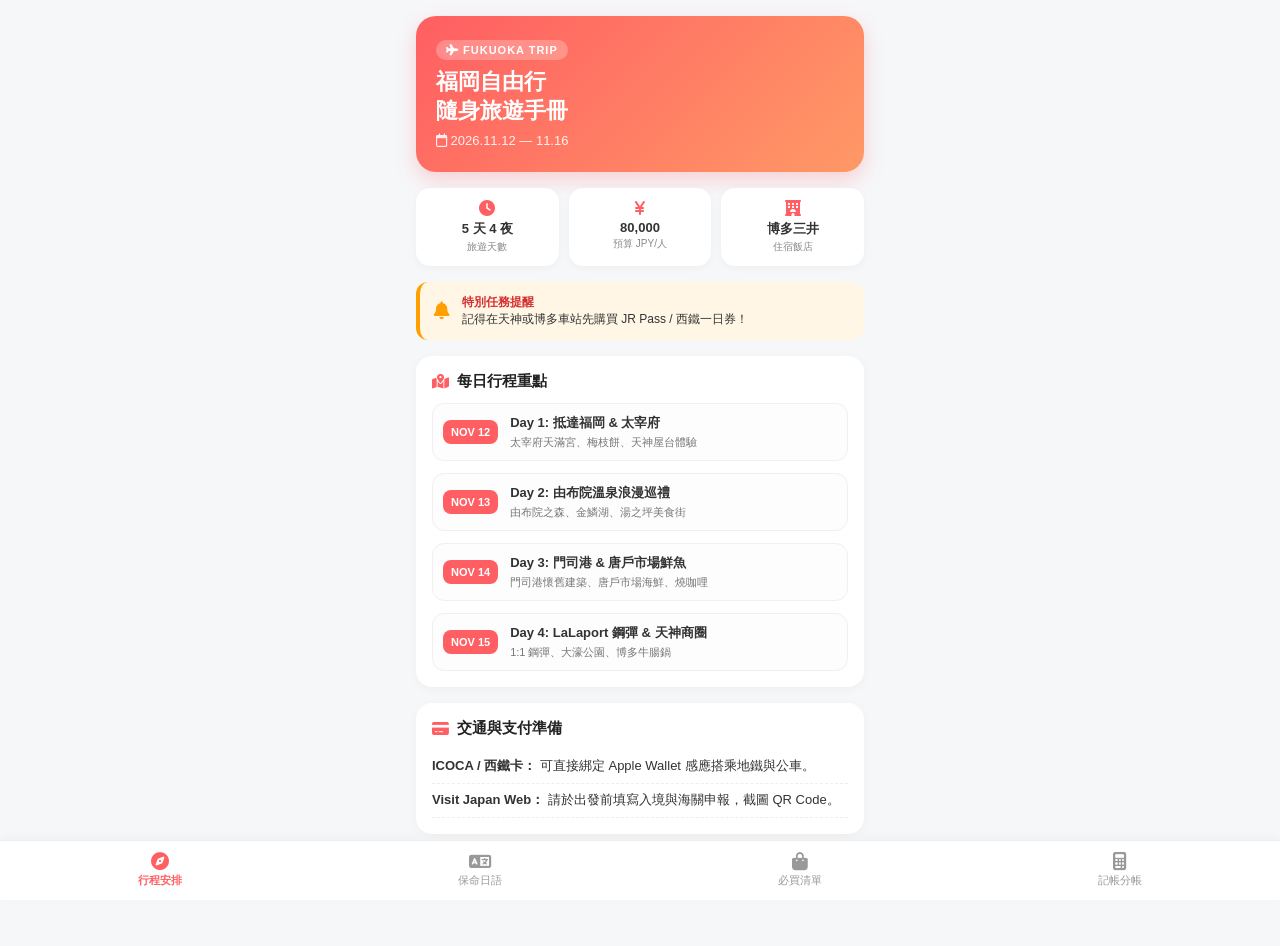
<file: index.html>
<!DOCTYPE html>
<html lang="zh-TW">
<head>
  <meta charset="UTF-8">
  <meta name="viewport" content="width=device-width, initial-scale=1.0">
  <title>福岡隨身旅遊手冊</title>
  <link rel="stylesheet" href="style.css">
  <link rel="stylesheet" href="https://cdnjs.cloudflare.com/ajax/libs/font-awesome/6.4.0/css/all.min.css">
</head>
<body>

  <!-- 主內容容器 -->
  <main class="app-container">

    <!-- 頁面 1: 行程概覽 -->
    <section id="tab-home" class="tab-content active">
      <div class="hero-banner">
        <div class="hero-tag"><i class="fa-solid fa-plane"></i> FUKUOKA TRIP</div>
        <h1>福岡自由行<br>隨身旅遊手冊</h1>
        <div class="hero-date"><i class="fa-regular fa-calendar"></i> 2026.11.12 — 11.16</div>
      </div>

      <!-- 概覽數據卡片 -->
      <div class="stats-grid">
        <div class="stat-card">
          <i class="fa-solid fa-clock"></i>
          <div class="stat-val">5 天 4 夜</div>
          <div class="stat-lbl">旅遊天數</div>
        </div>
        <div class="stat-card">
          <i class="fa-solid fa-yen-sign"></i>
          <div class="stat-val">80,000</div>
          <div class="stat-lbl">預算 JPY/人</div>
        </div>
        <div class="stat-card">
          <i class="fa-solid fa-hotel"></i>
          <div class="stat-val">博多三井</div>
          <div class="stat-lbl">住宿飯店</div>
        </div>
      </div>

      <!-- 提醒卡片 -->
      <div class="alert-box">
        <i class="fa-solid fa-bell"></i>
        <div>
          <strong>特別任務提醒</strong>
          <span>記得在天神或博多車站先購買 JR Pass / 西鐵一日券！</span>
        </div>
      </div>

      <!-- 行程概覽列表 -->
      <div class="section-card">
        <div class="card-title"><i class="fa-solid fa-map-location-dot"></i> 每日行程重點</div>
        <div class="timeline">
          <div class="timeline-item" onclick="openModal('Day 1：抵達福岡 ➔ 太宰府天滿宮', '搭乘班機抵達福岡機場，搭乘地鐵至博多站 Check-in。下午前往太宰府吃梅枝餅，晚上逛天神屋台體驗在地夜生活。', '博多車站 / 天神屋台')">
            <div class="day-badge">NOV 12</div>
            <div class="day-desc">
              <strong>Day 1: 抵達福岡 & 太宰府</strong>
              <span>太宰府天滿宮、梅枝餅、天神屋台體驗</span>
            </div>
          </div>
          <div class="timeline-item" onclick="openModal('Day 2：由布院溫泉一日遊', '搭乘由布院之森列車前往由布院，漫步湯之坪街道、金鱗湖，享用地雞料理與泡湯。', '由布院 / 金鱗湖')">
            <div class="day-badge">NOV 13</div>
            <div class="day-desc">
              <strong>Day 2: 由布院溫泉浪漫巡禮</strong>
              <span>由布院之森、金鱗湖、湯之坪美食街</span>
            </div>
          </div>
          <div class="timeline-item" onclick="openModal('Day 3：門司港懷舊 & 唐戶市場', '前往門司港欣賞懷舊洋樓，搭船至對岸唐戶市場品嚐新鮮握壽司與生魚片。', '門司港 / 唐戶市場')">
            <div class="day-badge">NOV 14</div>
            <div class="day-desc">
              <strong>Day 3: 門司港 & 唐戶市場鮮魚</strong>
              <span>門司港懷舊建築、唐戶市場海鮮、燒咖哩</span>
            </div>
          </div>
          <div class="timeline-item" onclick="openModal('Day 4：購物 & 鋼彈 Park', '參觀 LaLaport 比例 1:1 實體鋼彈，下午至大濠公園散步，晚上享用博多牛腸鍋。', 'LaLaport / 大濠公園')">
            <div class="day-badge">NOV 15</div>
            <div class="day-desc">
              <strong>Day 4: LaLaport 鋼彈 & 天神商圈</strong>
              <span>1:1 鋼彈、大濠公園、博多牛腸鍋</span>
            </div>
          </div>
        </div>
      </div>

      <!-- 交通與卡片備忘 -->
      <div class="section-card">
        <div class="card-title"><i class="fa-solid fa-credit-card"></i> 交通與支付準備</div>
        <ul class="info-list">
          <li><strong>ICOCA / 西鐵卡：</strong> 可直接綁定 Apple Wallet 感應搭乘地鐵與公車。</li>
          <li><strong>Visit Japan Web：</strong> 請於出發前填寫入境與海關申報，截圖 QR Code。</li>
        </ul>
      </div>
    </section>

    <!-- 頁面 2: 保命日語卡片 -->
    <section id="tab-japanese" class="tab-content">
      <div class="section-header">
        <h2>保命日語字卡</h2>
        <p>點擊即可一鍵複製，直接出示給司機或店員觀看！</p>
      </div>

      <div class="thai-card" onclick="copyText('すみません')">
        <div class="thai-info">
          <div class="cn">不好意思 / 請問... (萬用開頭)</div>
          <div class="jp">すみません</div>
          <div class="pinyin">Su-mi-ma-sen</div>
        </div>
        <button class="copy-btn"><i class="fa-regular fa-copy"></i> 複製</button>
      </div>

      <div class="thai-card" onclick="copyText('これをください')">
        <div class="thai-info">
          <div class="cn">請給我這個 (點餐/購物)</div>
          <div class="jp">これをください</div>
          <div class="pinyin">Ko-re o ku-da-sa-i</div>
        </div>
        <button class="copy-btn"><i class="fa-regular fa-copy"></i> 複製</button>
      </div>

      <div class="thai-card" onclick="copyText('会計をお願いします')">
        <div class="thai-info">
          <div class="cn">買單結帳</div>
          <div class="jp">会計をお願いします</div>
          <div class="pinyin">Ka-i-ke-i o o-ne-ga-i-shi-ma-su</div>
        </div>
        <button class="copy-btn"><i class="fa-regular fa-copy"></i> 複製</button>
      </div>

      <div class="thai-card" onclick="copyText('免税できますか？')">
        <div class="thai-info">
          <div class="cn">請問可以辦理退稅嗎？</div>
          <div class="jp">免税できますか？</div>
          <div class="pinyin">Men-zei de-ki-ma-su-ka?</div>
        </div>
        <button class="copy-btn"><i class="fa-regular fa-copy"></i> 複製</button>
      </div>
    </section>

    <!-- 頁面 3: 必買與美食 -->
    <section id="tab-shopping" class="tab-content">
      <div class="section-header">
        <h2>福岡必買與美食推薦！</h2>
        <p>跟著行程走，走到哪買到哪～</p>
      </div>

      <div class="section-card">
        <div class="card-title"><i class="fa-solid fa-utensils"></i> 福岡在地必吃代表</div>
        <ul class="info-list">
          <li><strong>博多豚骨拉麵：</strong> 一双拉麵、Shin-Shin 拉麵、一蘭總店</li>
          <li><strong>博多牛腸鍋 (Motsunabe)：</strong> 前田屋、やま中 (Yamanaka)</li>
          <li><strong>水炊鍋 (水炊き)：</strong> 華味鳥博多本店</li>
        </ul>
      </div>

      <div class="section-card">
        <div class="card-title"><i class="fa-solid fa-gift"></i> 人氣伴手禮清單</div>
        <ul class="info-list">
          <li><strong>明月堂 博多通りもん：</strong> 必買第一名西洋饅頭</li>
          <li><strong>福太郎 明太子仙貝 (MENBEI)：</strong> 鹹香涮嘴配酒神物</li>
          <li><strong>茅乃舍高湯包：</strong> 博多限定飛魚高湯包</li>
        </ul>
      </div>
    </section>

    <!-- 頁面 4: 記帳與分帳系統 -->
    <section id="tab-split" class="tab-content">
      <div class="section-header">
        <h2>記帳與分帳系統</h2>
        <p>即時記錄消費，自動計算最少轉帳次數！</p>
      </div>

      <!-- 新增消費表單 -->
      <div class="section-card">
        <div class="card-title"><i class="fa-solid fa-plus-circle"></i> 新增消費款項</div>
        <div class="form-group">
          <input type="text" id="expense-title" placeholder="消費項目 (例如: 晚餐拉麵)">
          <input type="number" id="expense-amount" placeholder="金額 (日幣 JPY)">
          <input type="text" id="expense-payer" placeholder="先付錢的人 (例如: 小明)">
          <button class="btn-primary" onclick="addExpense()">新增消費記錄</button>
        </div>
      </div>

      <!-- 分帳結算結果 -->
      <div class="section-card">
        <div class="card-title"><i class="fa-solid fa-calculator"></i> 最佳結算方案</div>
        <div id="settlement-result" class="settlement-box">目前無須轉帳結算</div>
      </div>

      <!-- 消費明細列表 -->
      <div class="section-card">
        <div class="card-title"><i class="fa-solid fa-receipt"></i> 每筆消費明細記錄</div>
        <div id="expense-list" class="expense-list">
          <div class="empty-text">尚無任何消費記錄</div>
        </div>
      </div>
    </section>

  </main>

  <!-- 行程詳細彈窗 (Modal) -->
  <div id="modal" class="modal">
    <div class="modal-content">
      <span class="close-btn" onclick="closeModal()">&times;</span>
      <h3 id="modal-title">行程標題</h3>
      <p id="modal-desc">行程詳細內容描述...</p>
      <div class="modal-location"><i class="fa-solid fa-location-dot"></i> <span id="modal-loc">地點</span></div>
    </div>
  </div>

  <!-- 底部選單 -->
  <nav class="bottom-nav">
    <button class="nav-item active" onclick="switchTab('tab-home', this)">
      <i class="fa-solid fa-compass"></i>
      <span>行程安排</span>
    </button>
    <button class="nav-item" onclick="switchTab('tab-japanese', this)">
      <i class="fa-solid fa-language"></i>
      <span>保命日語</span>
    </button>
    <button class="nav-item" onclick="switchTab('tab-shopping', this)">
      <i class="fa-solid fa-bag-shopping"></i>
      <span>必買清單</span>
    </button>
    <button class="nav-item" onclick="switchTab('tab-split', this)">
      <i class="fa-solid fa-calculator"></i>
      <span>記帳分帳</span>
    </button>
  </nav>

  <!-- 提示彈窗 (Toast) -->
  <div id="toast" class="toast">已複製！</div>

  <script src="script.js"></script>
</body>
</html>
</file>
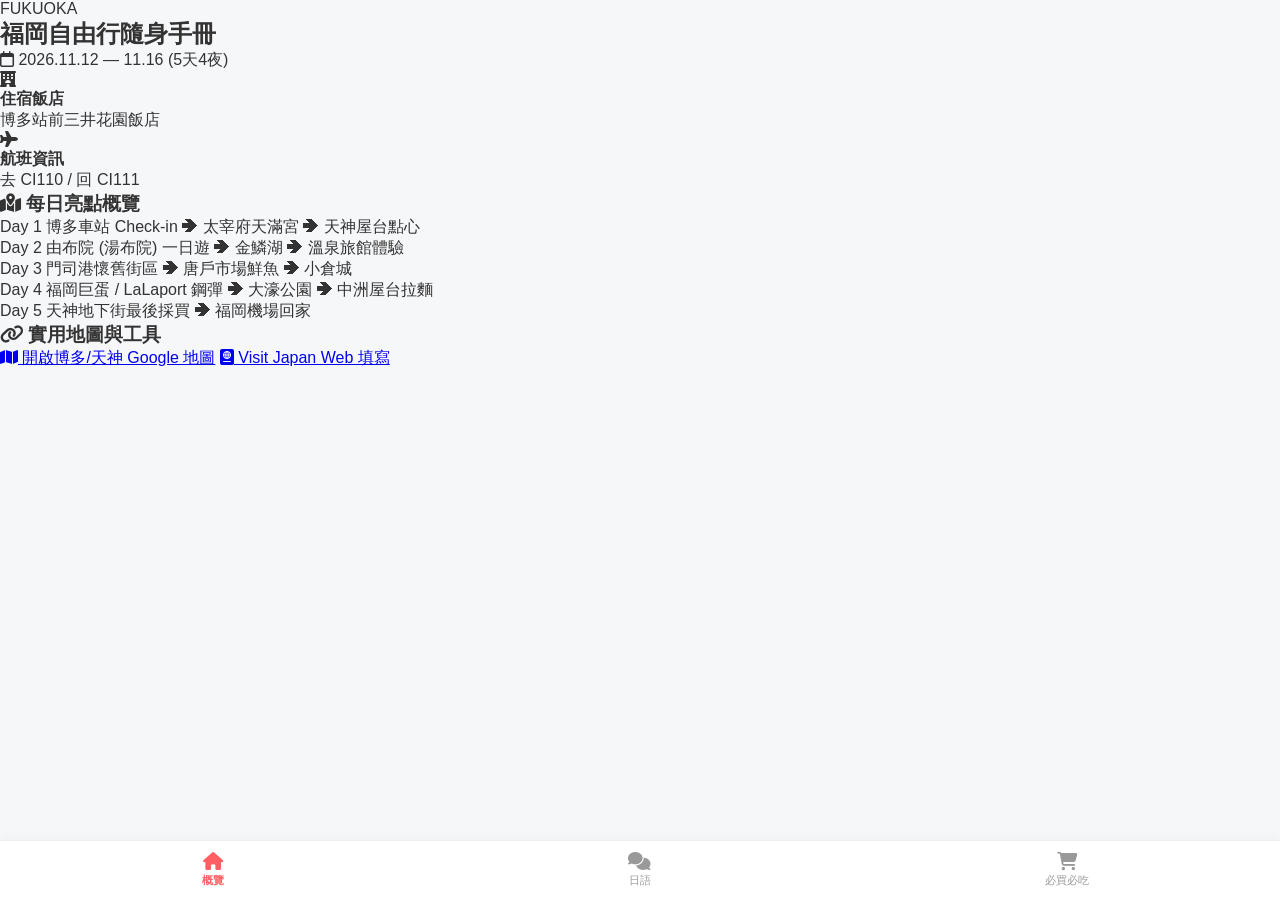
<file: gemini-code-1788839384119.html>
<!DOCTYPE html>
<html lang="zh-TW">
<head>
  <meta charset="UTF-8">
  <meta name="viewport" content="width=device-width, initial-scale=1.0">
  <title>福岡隨身旅遊手冊</title>
  <link rel="stylesheet" href="style.css">
  <!-- 引入 FontAwesome 圖示庫 -->
  <link rel="stylesheet" href="https://cdnjs.cloudflare.com/ajax/libs/font-awesome/6.4.0/css/all.min.css">
</head>
<body>

  <!-- 主內容區域 -->
  <main class="content">

    <!-- 頁面 1: 行程概覽 -->
    <section id="tab-home" class="tab-content active">
      <div class="hero-card">
        <div class="badge">FUKUOKA</div>
        <h1>福岡自由行隨身手冊</h1>
        <p class="date"><i class="fa-regular fa-calendar"></i> 2026.11.12 — 11.16 (5天4夜)</p>
      </div>

      <!-- 快速卡片 -->
      <div class="card-grid">
        <div class="info-card">
          <i class="fa-solid fa-hotel icon"></i>
          <div>
            <strong>住宿飯店</strong>
            <p>博多站前三井花園飯店</p>
          </div>
        </div>
        <div class="info-card">
          <i class="fa-solid fa-plane icon"></i>
          <div>
            <strong>航班資訊</strong>
            <p>去 CI110 / 回 CI111</p>
          </div>
        </div>
      </div>

      <!-- 每日重點行程列表 -->
      <div class="card">
        <h3><i class="fa-solid fa-map-location-dot"></i> 每日亮點概覽</h3>
        <ul class="schedule-list">
          <li><span>Day 1</span> 博多車站 Check-in ➔ 太宰府天滿宮 ➔ 天神屋台點心</li>
          <li><span>Day 2</span> 由布院 (湯布院) 一日遊 ➔ 金鱗湖 ➔ 溫泉旅館體驗</li>
          <li><span>Day 3</span> 門司港懷舊街區 ➔ 唐戶市場鮮魚 ➔ 小倉城</li>
          <li><span>Day 4</span> 福岡巨蛋 / LaLaport 鋼彈 ➔ 大濠公園 ➔ 中洲屋台拉麵</li>
          <li><span>Day 5</span> 天神地下街最後採買 ➔ 福岡機場回家</li>
        </ul>
      </div>

      <!-- 實用連結按鈕 -->
      <div class="card">
        <h3><i class="fa-solid fa-link"></i> 實用地圖與工具</h3>
        <a href="https://maps.app.goo.gl" target="_blank" class="btn"><i class="fa-solid fa-map"></i> 開啟博多/天神 Google 地圖</a>
        <a href="https://vvisit-japan-web.digital.go.jp/" target="_blank" class="btn btn-outline"><i class="fa-solid fa-passport"></i> Visit Japan Web 填寫</a>
      </div>
    </section>

    <!-- 頁面 2: 保命日語卡片 -->
    <section id="tab-japanese" class="tab-content">
      <h2><i class="fa-solid fa-language"></i> 保命日語字卡</h2>
      <p class="subtitle">點擊下方卡片即可複製日文，直接出示給店員觀看！</p>

      <div class="card lang-card" onclick="copyText('すみません')">
        <div>
          <strong>不好意思 / 請問... (萬用開頭)</strong>
          <p class="jp-text">すみません</p>
          <p class="romaji">Su-mi-ma-sen</p>
        </div>
        <i class="fa-regular fa-copy copy-icon"></i>
      </div>

      <div class="card lang-card" onclick="copyText('これをください')">
        <div>
          <strong>請給我這個 (點餐/購物)</strong>
          <p class="jp-text">これをください</p>
          <p class="romaji">Ko-re o ku-da-sa-i</p>
        </div>
        <i class="fa-regular fa-copy copy-icon"></i>
      </div>

      <div class="card lang-card" onclick="copyText('会計をお願いします')">
        <div>
          <strong>請幫我結帳</strong>
          <p class="jp-text">会計をお願いします</p>
          <p class="romaji">Ka-i-ke-i o o-ne-ga-i-shi-ma-su</p>
        </div>
        <i class="fa-regular fa-copy copy-icon"></i>
      </div>

      <div class="card lang-card" onclick="copyText('免税できますか？')">
        <div>
          <strong>請問可以辦理退稅嗎？</strong>
          <p class="jp-text">免税できますか？</p>
          <p class="romaji">Men-zei de-ki-ma-su-ka?</p>
        </div>
        <i class="fa-regular fa-copy copy-icon"></i>
      </div>
    </section>

    <!-- 頁面 3: 福岡必買必吃 -->
    <section id="tab-shopping" class="tab-content">
      <h2><i class="fa-solid fa-bag-shopping"></i> 福岡美食與必買清單</h2>

      <div class="card">
        <h3><i class="fa-solid fa-utensils"></i> 福岡在地必吃美食</h3>
        <ul class="check-list">
          <li><strong>博多豚骨拉麵：</strong> 一蘭本社總店、一双拉麵、Shin-Shin</li>
          <li><strong>博多牛腸鍋 (Motsunabe)：</strong> 前田屋、やま中 (Yamanaka)</li>
          <li><strong>水瀧鍋 (水炊き)：</strong> 華味鳥 (Hanamidori)</li>
          <li><strong>屋台小吃 (Yatai)：</strong> 中洲屋台街、天神屋台體驗炒拉麵與串燒</li>
        </ul>
      </div>

      <div class="card">
        <h3><i class="fa-solid fa-gift"></i> 人氣伴手禮推薦</h3>
        <ul class="check-list">
          <li><strong>明月堂 博多通りもん：</strong> 福岡連續多年銷量冠軍西洋饅頭</li>
          <li><strong>福太郎 明太子仙貝 (MENBEI)：</strong> 鹹香微辣超涮嘴</li>
          <li><strong>築紫もち (筑紫餅)：</strong> 黃豆粉黑糖麻糬</li>
          <li><strong>茅乃舍高湯包：</strong> 博多限定飛魚高湯包</li>
        </ul>
      </div>
    </section>

  </main>

  <!-- 底部固定導覽列 -->
  <nav class="bottom-nav">
    <button class="nav-item active" onclick="switchTab('tab-home', this)">
      <i class="fa-solid fa-house"></i>
      <span>概覽</span>
    </button>
    <button class="nav-item" onclick="switchTab('tab-japanese', this)">
      <i class="fa-solid fa-comments"></i>
      <span>日語</span>
    </button>
    <button class="nav-item" onclick="switchTab('tab-shopping', this)">
      <i class="fa-solid fa-cart-shopping"></i>
      <span>必買必吃</span>
    </button>
  </nav>

  <!-- 提示彈窗 (Toast) -->
  <div id="toast" class="toast">已複製文字！</div>

  <script src="script.js"></script>
</body>
</html>
</file>
<file: style.css>
* {
  box-sizing: border-box;
  margin: 0;
  padding: 0;
  font-family: -apple-system, BlinkMacSystemFont, "Segoe UI", Roboto, sans-serif;
}

body {
  background-color: #f6f7f9;
  color: #333;
  padding-bottom: 80px;
}

.app-container {
  max-width: 480px;
  margin: 0 auto;
  padding: 16px;
}

/* 分頁切換 */
.tab-content {
  display: none;
}
.tab-content.active {
  display: block;
}

/* 頂部 Hero Banner */
.hero-banner {
  background: linear-gradient(135deg, #ff5e62, #ff9966);
  color: white;
  border-radius: 20px;
  padding: 24px 20px;
  box-shadow: 0 8px 20px rgba(255, 94, 98, 0.25);
  margin-bottom: 16px;
}

.hero-tag {
  font-size: 11px;
  font-weight: bold;
  letter-spacing: 1px;
  background: rgba(255, 255, 255, 0.25);
  display: inline-block;
  padding: 4px 10px;
  border-radius: 12px;
  margin-bottom: 8px;
}

.hero-banner h1 {
  font-size: 22px;
  line-height: 1.3;
  margin-bottom: 8px;
}

.hero-date {
  font-size: 13px;
  opacity: 0.9;
}

/* 數據概覽 */
.stats-grid {
  display: grid;
  grid-template-columns: repeat(3, 1fr);
  gap: 10px;
  margin-bottom: 16px;
}

.stat-card {
  background: white;
  border-radius: 14px;
  padding: 12px 8px;
  text-align: center;
  box-shadow: 0 2px 8px rgba(0,0,0,0.04);
}

.stat-card i {
  color: #ff5e62;
  font-size: 16px;
  margin-bottom: 4px;
}

.stat-val {
  font-size: 13px;
  font-weight: bold;
}

.stat-lbl {
  font-size: 10px;
  color: #888;
  margin-top: 2px;
}

/* 提醒 Box */
.alert-box {
  background: #fff6e6;
  border-left: 4px solid #ffa000;
  border-radius: 12px;
  padding: 12px 14px;
  display: flex;
  gap: 12px;
  align-items: center;
  margin-bottom: 16px;
  font-size: 12px;
}

.alert-box i {
  color: #ffa000;
  font-size: 18px;
}

.alert-box strong {
  display: block;
  color: #d32f2f;
}

/* 通用區塊卡片 */
.section-card {
  background: white;
  border-radius: 16px;
  padding: 16px;
  margin-bottom: 16px;
  box-shadow: 0 2px 10px rgba(0,0,0,0.04);
}

.card-title {
  font-weight: bold;
  font-size: 15px;
  margin-bottom: 12px;
  color: #222;
  display: flex;
  align-items: center;
  gap: 8px;
}

.card-title i {
  color: #ff5e62;
}

/* 時間軸列表 */
.timeline {
  display: flex;
  flex-direction: column;
  gap: 12px;
}

.timeline-item {
  display: flex;
  gap: 12px;
  align-items: center;
  padding: 10px;
  background: #fdfdfd;
  border: 1px solid #f0f0f0;
  border-radius: 12px;
  cursor: pointer;
  transition: transform 0.1s;
}

.timeline-item:active {
  transform: scale(0.98);
}

.day-badge {
  background: #ff5e62;
  color: white;
  font-size: 11px;
  font-weight: bold;
  padding: 6px 8px;
  border-radius: 8px;
  text-align: center;
  min-width: 55px;
}

.day-desc strong {
  display: block;
  font-size: 13px;
}

.day-desc span {
  font-size: 11px;
  color: #777;
}

/* 列表樣式 */
.info-list {
  list-style: none;
  font-size: 13px;
  line-height: 1.6;
}

.info-list li {
  padding: 6px 0;
  border-bottom: 1px dashed #eee;
}

/* 標頭 */
.section-header {
  margin-bottom: 16px;
}

.section-header h2 {
  font-size: 20px;
  margin-bottom: 4px;
}

.section-header p {
  font-size: 12px;
  color: #777;
}

/* 語言字卡 */
.thai-card {
  background: white;
  border-radius: 14px;
  padding: 14px;
  margin-bottom: 12px;
  display: flex;
  justify-content: space-between;
  align-items: center;
  box-shadow: 0 2px 8px rgba(0,0,0,0.04);
  cursor: pointer;
}

.cn { font-size: 12px; color: #888; }
.jp { font-size: 18px; font-weight: bold; color: #ff5e62; margin: 2px 0; }
.pinyin { font-size: 11px; color: #aaa; }

.copy-btn {
  background: #fff0f0;
  color: #ff5e62;
  border: none;
  padding: 8px 12px;
  border-radius: 8px;
  font-size: 12px;
  font-weight: bold;
}

/* 記帳分帳樣式 */
.form-group {
  display: flex;
  flex-direction: column;
  gap: 8px;
}

.form-group input {
  padding: 10px;
  border: 1px solid #ddd;
  border-radius: 8px;
  font-size: 13px;
}

.btn-primary {
  background: #ff5e62;
  color: white;
  border: none;
  padding: 12px;
  border-radius: 8px;
  font-weight: bold;
  cursor: pointer;
  margin-top: 4px;
}

.settlement-box {
  background: #f8f9fa;
  padding: 12px;
  border-radius: 8px;
  font-size: 13px;
  color: #444;
}

.expense-item {
  display: flex;
  justify-content: space-between;
  padding: 8px 0;
  border-bottom: 1px solid #eee;
  font-size: 13px;
}

.empty-text {
  font-size: 12px;
  color: #aaa;
  text-align: center;
  padding: 10px;
}

/* 底部導覽列 */
.bottom-nav {
  position: fixed;
  bottom: 0;
  left: 0;
  right: 0;
  height: 60px;
  background: white;
  display: flex;
  justify-content: space-around;
  align-items: center;
  border-top: 1px solid #eee;
  box-shadow: 0 -2px 10px rgba(0,0,0,0.03);
  z-index: 1000;
}

.nav-item {
  border: none;
  background: none;
  display: flex;
  flex-direction: column;
  align-items: center;
  color: #999;
  font-size: 11px;
  width: 25%;
  cursor: pointer;
}

.nav-item i {
  font-size: 18px;
  margin-bottom: 2px;
}

.nav-item.active {
  color: #ff5e62;
  font-weight: bold;
}

/* 彈窗 Modal */
.modal {
  display: none;
  position: fixed;
  top: 0; left: 0; right: 0; bottom: 0;
  background: rgba(0,0,0,0.5);
  z-index: 2000;
  align-items: center;
  justify-content: center;
  padding: 20px;
}

.modal-content {
  background: white;
  border-radius: 16px;
  padding: 20px;
  width: 100%;
  max-width: 400px;
  position: relative;
}

.close-btn {
  position: absolute;
  top: 12px; right: 16px;
  font-size: 20px;
  cursor: pointer;
  color: #aaa;
}

.modal-location {
  margin-top: 12px;
  font-size: 12px;
  color: #ff5e62;
  font-weight: bold;
}

/* Toast */
.toast {
  position: fixed;
  top: 20px; left: 50%;
  transform: translateX(-50%) translateY(-100px);
  background: rgba(0,0,0,0.8);
  color: white;
  padding: 10px 20px;
  border-radius: 20px;
  font-size: 12px;
  transition: transform 0.3s;
  z-index: 3000;
}

.toast.show {
  transform: translateX(-50%) translateY(0);
}
</file>
